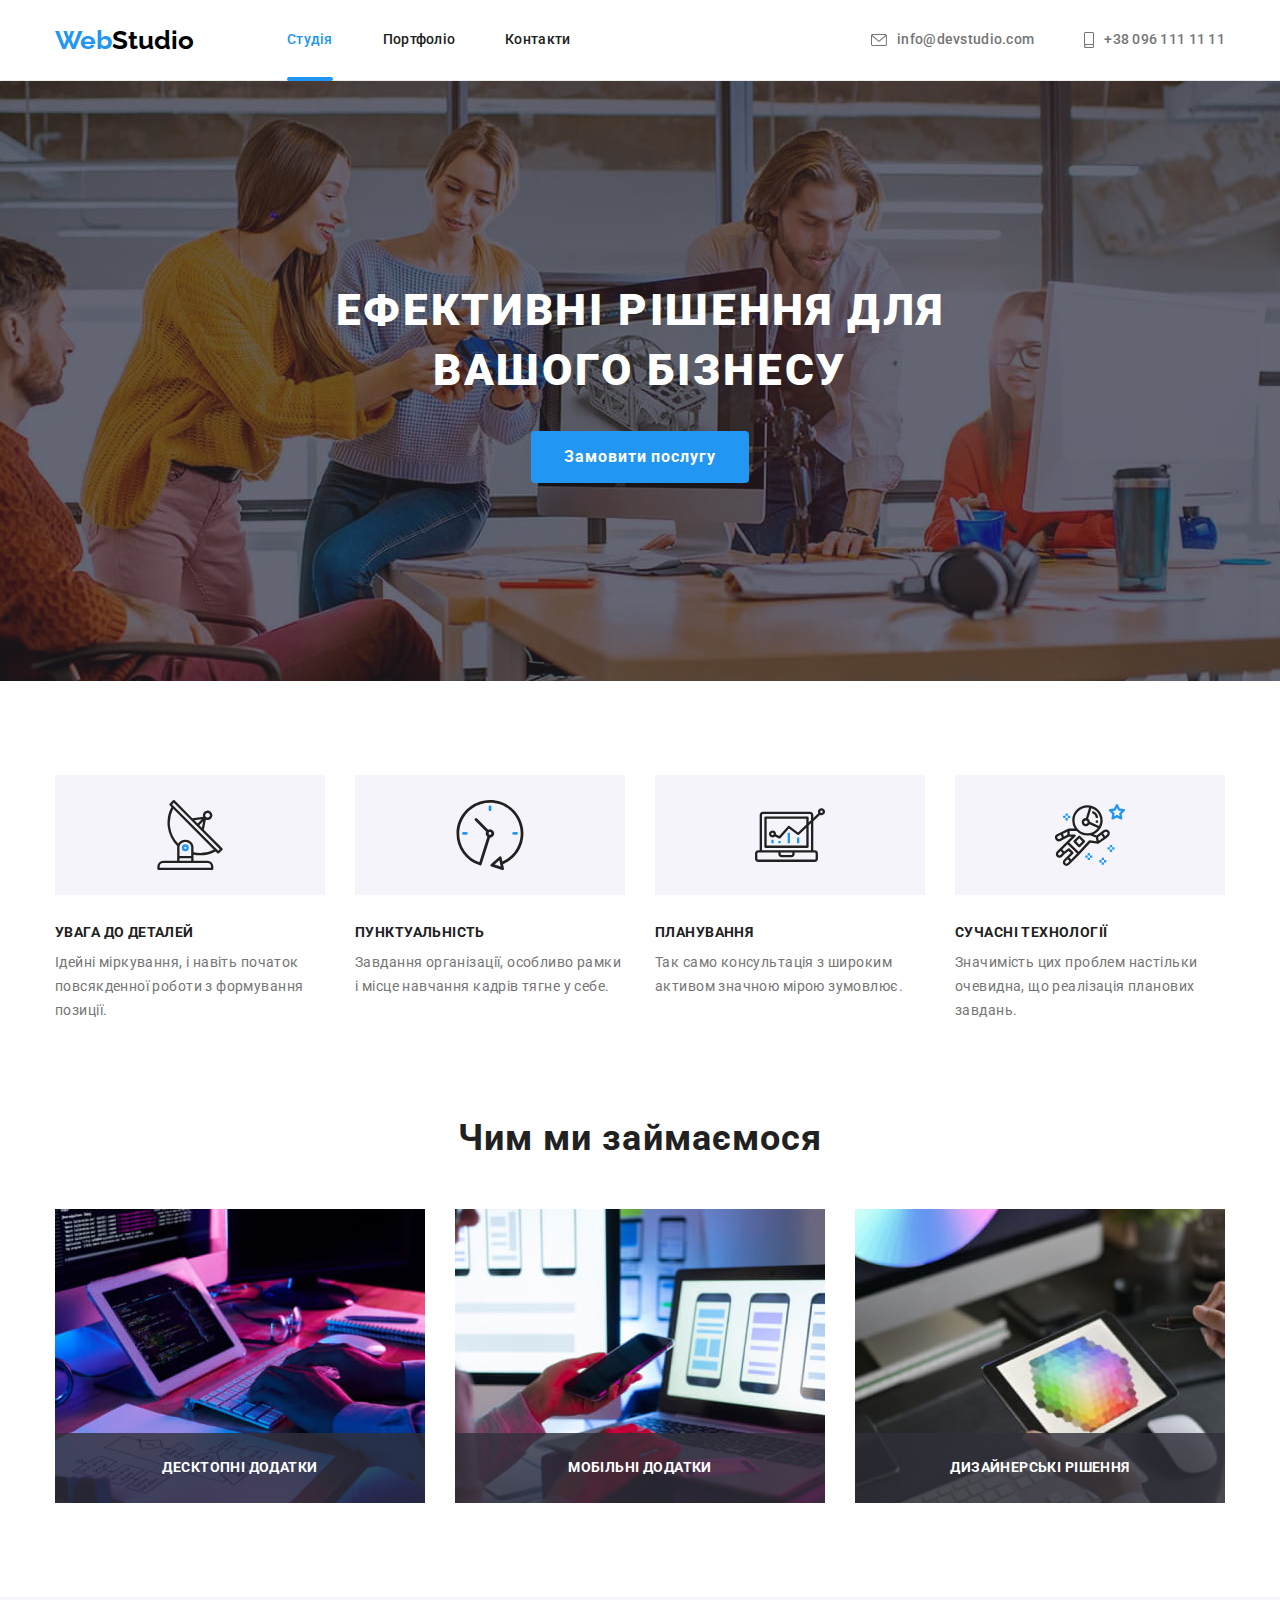
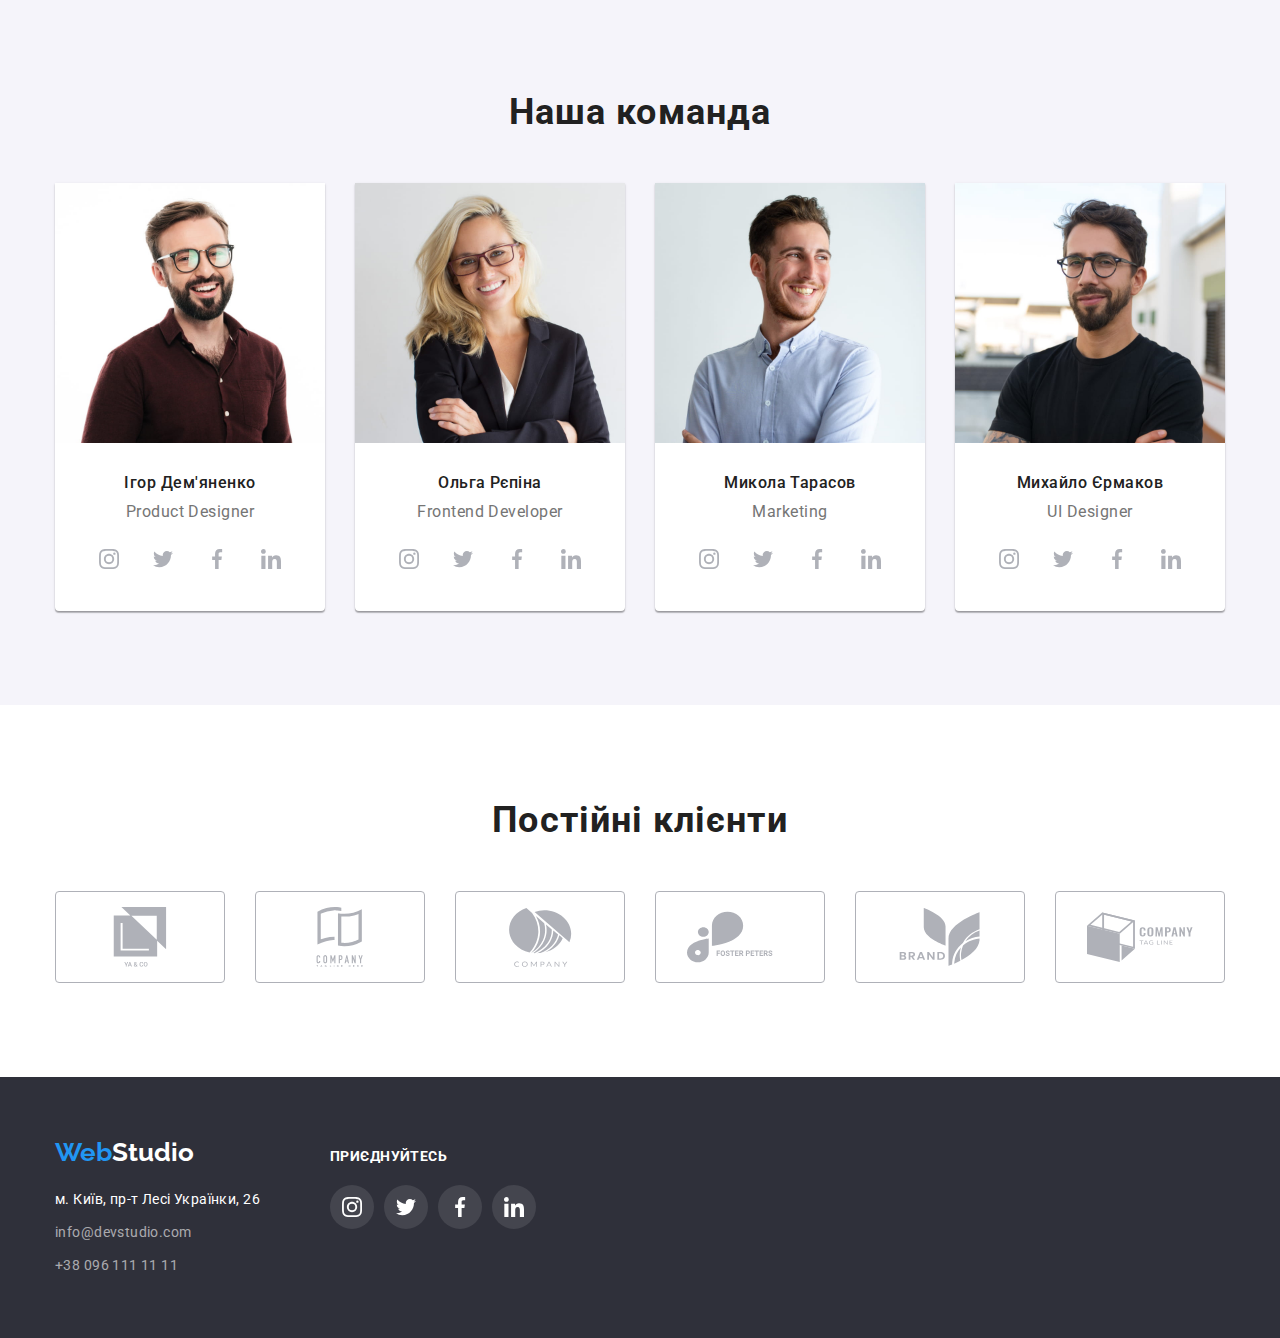
<file: index.html>
<!DOCTYPE html>
<html lang="uk">
  <head>
    <meta charset="UTF-8" />
    <meta http-equiv="X-UA-Compatible" content="IE=edge" />
    <meta name="viewport" content="width=device-width, initial-scale=1.0" />
    <title>Document</title>
    <link rel="preconnect" href="https://fonts.googleapis.com" />
    <link rel="preconnect" href="https://fonts.gstatic.com" crossorigin />
    <link
      href="https://fonts.googleapis.com/css2?family=Raleway:wght@700&family=Roboto:wght@400;500;700;900&display=swap"
      rel="stylesheet"
    />
    <link
      rel="stylesheet"
      href="https://cdnjs.cloudflare.com/ajax/libs/modern-normalize/1.1.0/modern-normalize.min.css"
    />
    <link rel="stylesheet" href="./css/styles.css" />
  </head>
  <body>
    <header class="header">
      <div class="container nav-div">
        <a class="nav-logo" href="index.html">
          <span class="nav-logo-web">Web</span><span class="nav-logo-studio">Studio</span>
        </a>
        <nav class="nav">
          <ul class="nav-list">
            <li class="nav-item"><a class="nav-link current" href="./index.html">Студія</a></li>
            <li class="nav-item"><a class="nav-link" href="./portfolio.html">Портфоліо</a></li>
            <li class="nav-item"><a class="nav-link" href="">Контакти</a></li>
          </ul>
        </nav>
        <ul class="header-list">
          <li class="header-item"
            ><a class="header-link" href="mailto:info@devstudio.com">
              <svg class="header-icon" width="16" height="12">
                <use href="./images/icons.svg#icon-envelope"></use>
              </svg>
              info@devstudio.com</a
            ></li
          >
          <li class="header-item"
            ><a class="header-link" href="tel:+380961111111">
              <svg class="header-icon" width="10" height="16">
                <use href="./images/icons.svg#icon-smartphone"></use>
              </svg>
              +38 096 111 11 11</a
            ></li
          >
        </ul>
      </div>
    </header>
    <main class="basic">
      <section class="hero">
        <div class="container hero-section">
          <h1 class="hero-title">ЕФЕКТИВНІ РІШЕННЯ ДЛЯ ВАШОГО БІЗНЕСУ</h1>
          <button class="hero-button" type="button" data-modal-open>Замовити послугу</button>
        </div>
        <div class="backdrop is-hidden" data-modal>
          <div class="modal">
            <button class="modal-btn" data-modal-close>
              <svg class="modal-icon" width="18" height="18">
                <use href="./images/icons.svg#icon-close"></use>
              </svg>
            </button>
          </div>
        </div>
      </section>
      <section class="benefits section">
        <div class="container">
          <h2 class="visually-hidden" hidden>Особливості</h2>
          <ul class="benefits-list">
            <li class="benefits-item">
              <div class="benefits-icons">
                <svg class="icon-antenna" width="70" height="70">
                  <use href="./images/icons.svg#icon-antenna"></use>
                </svg>
              </div>
              <h3 class="benefits-title">УВАГА ДО ДЕТАЛЕЙ</h3>
              <p class="benefits-desc">Ідейні міркування, і навіть початок повсякденної роботи з формування позиції.</p>
            </li>
            <li class="benefits-item">
              <div class="benefits-icons">
                <svg class="icon-antenna" width="70" height="70">
                  <use href="./images/icons.svg#icon-clock"></use>
                </svg>
              </div>
              <h3 class="benefits-title">ПУНКТУАЛЬНІСТЬ</h3>
              <p class="benefits-desc">Завдання організації, особливо рамки і місце навчання кадрів тягне у себе.</p>
            </li>
            <li class="benefits-item">
              <div class="benefits-icons">
                <svg class="icon-antenna" width="70" height="70">
                  <use href="./images/icons.svg#icon-diagram"></use>
                </svg>
              </div>
              <h3 class="benefits-title">ПЛАНУВАННЯ</h3>
              <p class="benefits-desc">Так само консультація з широким активом значною мірою зумовлює.</p>
            </li>
            <li class="benefits-item">
              <div class="benefits-icons">
                <svg class="icon-antenna" width="70" height="70">
                  <use href="./images/icons.svg#icon-astronaut"></use>
                </svg>
              </div>
              <h3 class="benefits-title">СУЧАСНІ ТЕХНОЛОГІЇ</h3>
              <p class="benefits-desc">Значимість цих проблем настільки очевидна, що реалізація планових завдань.</p>
            </li>
          </ul>
        </div>
      </section>
      <section class="directions section">
        <div class="container">
          <h2 class="directions-title">Чим ми займаємося</h2>
          <ul class="directions-list">
            <li class="directions-item">
              <img
                class="directions-picture"
                src="./images/directions/box-1.jpg"
                alt="Руки на клавіатурі ноутбука, де відображений код"
                width="370"
              />
              <div class="directions-overlay">
                <p class="directions-desc">Десктопні додатки</p>
              </div>
            </li>
            <li class="directions-item">
              <img
                class="directions-picture"
                src="./images/directions/box-2.jpg"
                alt="Руки тримають телефон на фоні відкритого ноутбука"
                width="370"
              />
              <div class="directions-overlay">
                <p class="directions-desc">Мобільні додатки</p>
              </div>
            </li>
            <li class="directions-item">
              <img
                class="directions-picture"
                src="./images/directions/box-3.jpg"
                alt="Руки тримають планшет, на якому відображена піксельна палітра кольорів"
                width="370"
              />
              <div class="directions-overlay">
                <p class="directions-desc">Дизайнерські рішення</p>
              </div>
            </li>
          </ul>
        </div>
      </section>
      <section class="team section">
        <div class="container">
          <h2 class="team-title">Наша команда</h2>
          <ul class="team-list">
            <li class="team-item">
              <img
                class="team-photo"
                src="./images/team/img-1.jpg"
                alt="Чоловік, шатен, в бордовій сорочці, в окулярах, з щетиною, посміхається"
                width="270"
              />
              <h3 class="team-name">Ігор Дем'яненко</h3>
              <p class="team-position">Product Designer</p>
              <ul class="contacts-list">
                <li class="contacts-item">
                  <a class="contacts-link" href="">
                    <svg class="contacts-icon" width="20" height="20">
                      <use href="./images/icons.svg#icon-instagram"></use>
                    </svg>
                  </a>
                </li>
                <li class="contacts-item">
                  <a class="contacts-link" href="">
                    <svg class="contacts-icon" width="20" height="20">
                      <use href="./images/icons.svg#icon-twitter"></use>
                    </svg>
                  </a>
                </li>
                <li class="contacts-item">
                  <a class="contacts-link" href="">
                    <svg class="contacts-icon" width="20" height="20">
                      <use href="./images/icons.svg#icon-facebook"></use>
                    </svg>
                  </a>
                </li>
                <li class="contacts-item">
                  <a class="contacts-link" href="">
                    <svg class="contacts-icon" width="20" height="20">
                      <use href="./images/icons.svg#icon-linkedin"></use>
                    </svg>
                  </a>
                </li>
              </ul>
            </li>
            <li class="team-item">
              <img
                class="team-photo"
                src="./images/team/img-2.jpg"
                alt="Жінка, білявка, в чорному піджаку, в прямокутних окулярах, посміхається, попереду складені руки"
                width="270"
              />
              <h3 class="team-name">Ольга Рєпіна</h3>
              <p class="team-position">Frontend Developer</p>
              <ul class="contacts-list">
                <li class="contacts-item">
                  <a class="contacts-link" href="">
                    <svg class="contacts-icon" width="20" height="20">
                      <use href="./images/icons.svg#icon-instagram"></use>
                    </svg>
                  </a>
                </li>
                <li class="contacts-item">
                  <a class="contacts-link" href="">
                    <svg class="contacts-icon" width="20" height="20">
                      <use href="./images/icons.svg#icon-twitter"></use>
                    </svg>
                  </a>
                </li>
                <li class="contacts-item">
                  <a class="contacts-link" href="">
                    <svg class="contacts-icon" width="20" height="20">
                      <use href="./images/icons.svg#icon-facebook"></use>
                    </svg>
                  </a>
                </li>
                <li class="contacts-item">
                  <a class="contacts-link" href="">
                    <svg class="contacts-icon" width="20" height="20">
                      <use href="./images/icons.svg#icon-linkedin"></use>
                    </svg>
                  </a>
                </li>
              </ul>
            </li>
            <li class="team-item">
              <img
                class="team-photo"
                src="./images/team/img-3.jpg"
                alt="Чоловік, шатен, в білій сорочці, посміхається"
                width="270"
              />
              <h3 class="team-name">Микола Тарасов</h3>
              <p class="team-position">Marketing</p>
              <ul class="contacts-list">
                <li class="contacts-item">
                  <a class="contacts-link" href="">
                    <svg class="contacts-icon" width="20" height="20">
                      <use href="./images/icons.svg#icon-instagram"></use>
                    </svg>
                  </a>
                </li>
                <li class="contacts-item">
                  <a class="contacts-link" href="">
                    <svg class="contacts-icon" width="20" height="20">
                      <use href="./images/icons.svg#icon-twitter"></use>
                    </svg>
                  </a>
                </li>
                <li class="contacts-item">
                  <a class="contacts-link" href="">
                    <svg class="contacts-icon" width="20" height="20">
                      <use href="./images/icons.svg#icon-facebook"></use>
                    </svg>
                  </a>
                </li>
                <li class="contacts-item">
                  <a class="contacts-link" href="">
                    <svg class="contacts-icon" width="20" height="20">
                      <use href="./images/icons.svg#icon-linkedin"></use>
                    </svg>
                  </a>
                </li>
              </ul>
            </li>
            <li class="team-item">
              <img
                class="team-photo"
                src="./images/team/img-4.jpg"
                alt="Чоловік, брюнет, в чорній футболці, в круглих окулярах, з щетиною, посміхається"
                width="270"
              />
              <h3 class="team-name">Михайло Єрмаков</h3>
              <p class="team-position">UI Designer</p>
              <ul class="contacts-list">
                <li class="contacts-item">
                  <a class="contacts-link" href="">
                    <svg class="contacts-icon" width="20" height="20">
                      <use href="./images/icons.svg#icon-instagram"></use>
                    </svg>
                  </a>
                </li>
                <li class="contacts-item">
                  <a class="contacts-link" href="">
                    <svg class="contacts-icon" width="20" height="20">
                      <use href="./images/icons.svg#icon-twitter"></use>
                    </svg>
                  </a>
                </li>
                <li class="contacts-item">
                  <a class="contacts-link" href="">
                    <svg class="contacts-icon" width="20" height="20">
                      <use href="./images/icons.svg#icon-facebook"></use>
                    </svg>
                  </a>
                </li>
                <li class="contacts-item">
                  <a class="contacts-link" href="">
                    <svg class="contacts-icon" width="20" height="20">
                      <use href="./images/icons.svg#icon-linkedin"></use>
                    </svg>
                  </a>
                </li>
              </ul>
            </li>
          </ul>
        </div>
      </section>
      <section class="clients section">
        <div class="container">
          <h2 class="clients-title">Постійні клієнти</h2>
          <ul class="clients-list">
            <li class="clients-item">
              <a href="" class="clients-link">
                <svg class="clients-icon" width="106" height="60">
                  <use href="./images/icons.svg#icon-logo-1"></use>
                </svg>
              </a>
            </li>
            <li class="clients-item">
              <a href="" class="clients-link">
                <svg class="clients-icon" width="106" height="60">
                  <use href="./images/icons.svg#icon-logo-2"></use>
                </svg>
              </a>
            </li>
            <li class="clients-item">
              <a href="" class="clients-link">
                <svg class="clients-icon" width="106" height="60">
                  <use href="./images/icons.svg#icon-logo-3"></use>
                </svg>
              </a>
            </li>
            <li class="clients-item">
              <a href="" class="clients-link">
                <svg class="clients-icon" width="106" height="60">
                  <use href="./images/icons.svg#icon-logo-4"></use>
                </svg>
              </a>
            </li>
            <li class="clients-item">
              <a href="" class="clients-link">
                <svg class="clients-icon" width="106" height="60">
                  <use href="./images/icons.svg#icon-logo-5"></use>
                </svg>
              </a>
            </li>
            <li class="clients-item">
              <a href="" class="clients-link">
                <svg class="clients-icon" width="106" height="60">
                  <use href="./images/icons.svg#icon-logo-6"></use>
                </svg>
              </a>
            </li>
          </ul>
        </div>
      </section>
    </main>
    <footer class="footer">
      <div class="container footer-section">
        <div class="logo-address">
          <a class="footer-logo" href="./index.html">
            <span class="footer-logo-web">Web</span><span class="footer-logo-studio">Studio</span>
          </a>
          <address class="footer-address">
            <ul class="footer-list">
              <li class="footer-item"
                ><a
                  class="footer-map"
                  href="https://goo.gl/maps/TarVZyKuyQyytog28"
                  target="_blank"
                  rel="noopener noreferrer"
                  >м. Київ, пр-т Лесі Українки, 26</a
                ></li
              >
              <li class="footer-item"
                ><a class="footer-link" href="mailto:info@devstudio.com">info@devstudio.com</a></li
              >
              <li class="footer-item"><a class="footer-link" href="tel:+380961111111">+38 096 111 11 11</a></li>
            </ul>
          </address>
        </div>
        <div class="social">
          <p class="social-title">приєднуйтесь</p>
          <ul class="social-list">
            <li class="social-item">
              <a href="" class="social-link">
                <svg class="social-icon" width="20" height="20">
                  <use href="./images/icons.svg#icon-instagram"></use>
                </svg>
              </a>
            </li>
            <li class="social-item">
              <a href="" class="social-link">
                <svg class="social-icon" width="20" height="20">
                  <use href="./images/icons.svg#icon-twitter"></use>
                </svg>
              </a>
            </li>
            <li class="social-item">
              <a href="" class="social-link">
                <svg class="social-icon" width="20" height="20">
                  <use href="./images/icons.svg#icon-facebook"></use>
                </svg>
              </a>
            </li>
            <li class="social-item">
              <a href="" class="social-link">
                <svg class="social-icon" width="20" height="20">
                  <use href="./images/icons.svg#icon-linkedin"></use>
                </svg>
              </a>
            </li>
          </ul>
        </div>
      </div>
    </footer>
    <script src="./js/modal.js"></script>
  </body>
</html>
</file>
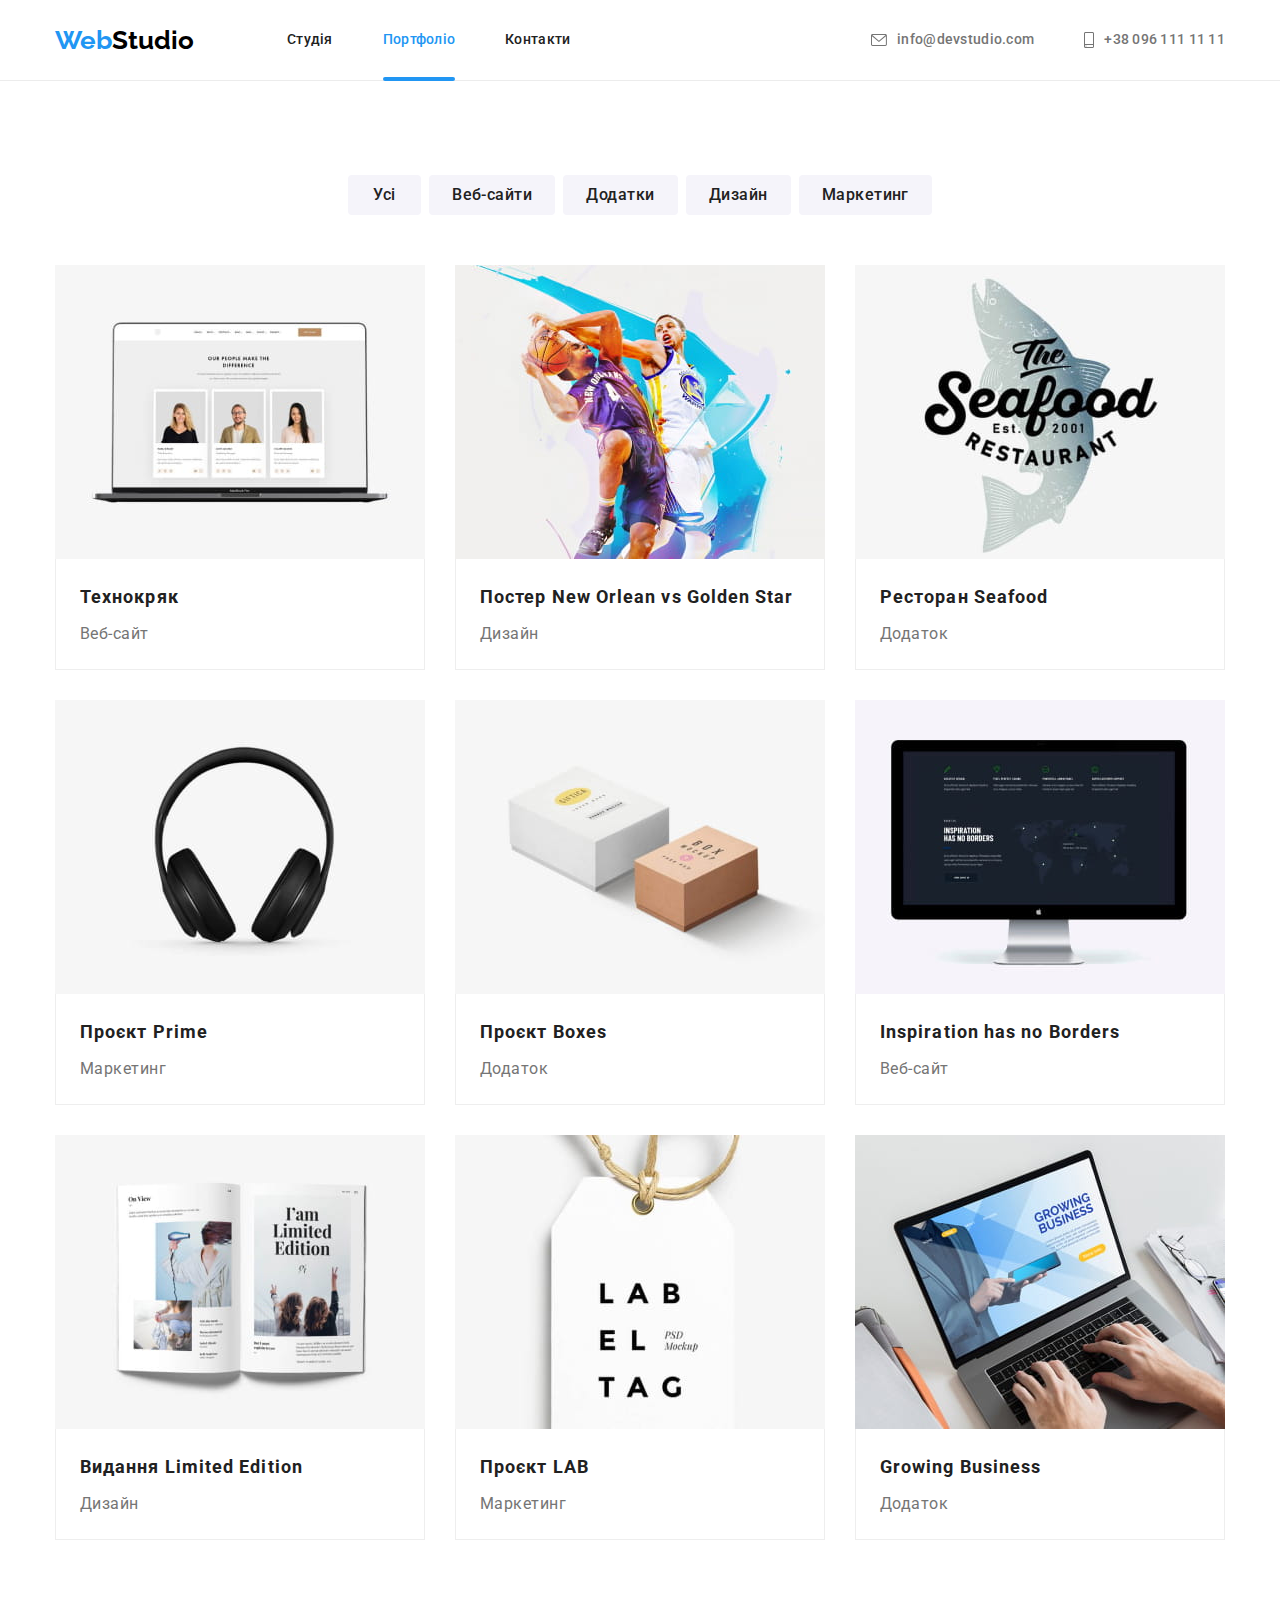
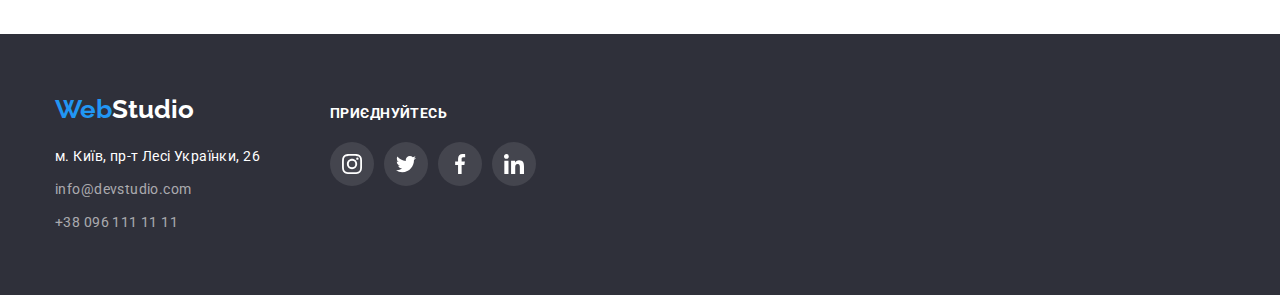
<file: portfolio.html>
<!DOCTYPE html>
<html lang="uk">
  <head>
    <meta charset="UTF-8" />
    <meta http-equiv="X-UA-Compatible" content="IE=edge" />
    <meta name="viewport" content="width=device-width, initial-scale=1.0" />
    <title>Document</title>
    <link rel="preconnect" href="https://fonts.googleapis.com" />
    <link rel="preconnect" href="https://fonts.gstatic.com" crossorigin />
    <link
      href="https://fonts.googleapis.com/css2?family=Raleway:wght@700&family=Roboto:wght@400;500;700;900&display=swap"
      rel="stylesheet"
    />
    <link
      rel="stylesheet"
      href="https://cdnjs.cloudflare.com/ajax/libs/modern-normalize/1.1.0/modern-normalize.min.css"
    />
    <link rel="stylesheet" href="./css/styles.css" />
  </head>
  <body>
    <header class="header">
      <div class="container nav-div">
        <a class="nav-logo" href="index.html">
          <span class="nav-logo-web">Web</span><span class="nav-logo-studio">Studio</span>
        </a>
        <nav class="nav">
          <ul class="nav-list">
            <li class="nav-item"><a class="nav-link" href="./index.html">Студія</a></li>
            <li class="nav-item"><a class="nav-link current" href="./portfolio.html">Портфоліо</a></li>
            <li class="nav-item"><a class="nav-link" href="">Контакти</a></li>
          </ul>
        </nav>
        <ul class="header-list">
          <li class="header-item"
            ><a class="header-link" href="mailto:info@devstudio.com">
              <svg class="header-icon" width="16" height="12">
                <use href="./images/icons.svg#icon-envelope"></use>
              </svg>
              info@devstudio.com</a
            ></li
          >
          <li class="header-item"
            ><a class="header-link" href="tel:+380961111111">
              <svg class="header-icon" width="10" height="16">
                <use href="./images/icons.svg#icon-smartphone"></use>
              </svg>
              +38 096 111 11 11</a
            ></li
          >
        </ul>
      </div>
    </header>
    <main>
      <section class="portfolio section">
        <div class="container">
          <h1 class="visually-hidden" hidden>Портфоліо</h1>
          <ul class="portfolio-group-list">
            <li class="portfolio-group-item"><button class="portfolio-group-button" type="button">Усі</button></li>
            <li class="portfolio-group-item"
              ><button class="portfolio-group-button" type="button">Веб-сайти</button></li
            >
            <li class="portfolio-group-item"><button class="portfolio-group-button" type="button">Додатки</button></li>
            <li class="portfolio-group-item"><button class="portfolio-group-button" type="button">Дизайн</button></li>
            <li class="portfolio-group-item"
              ><button class="portfolio-group-button" type="button">Маркетинг</button></li
            >
          </ul>
          <ul class="portfolio-list">
            <li class="portfolio-item">
              <a class="portfolio-link" href="">
                <div class="portfolio-thumb">
                  <img
                    class="portfolio-picture"
                    src="./images/portfolio/img-1.jpg"
                    alt="Відкритий ноутбук з відкритою сторінкою сайту"
                    width="370"
                  />
                  <div class="portfolio-overlay">
                    <p class="portfolio-text"
                      >Ресурс пропонує комплексні пропозиції з різним рівнем функціоналу та сервісів. Все це дозволить
                      відвідувачу отримати вичерпні відомості про компанію чи приватну особу.</p
                    >
                  </div>
                </div>
                <div class="portfolio-card">
                  <h2 class="portfolio-title">Технокряк</h2>
                  <p class="portfolio-desc">Веб-сайт</p>
                </div>
              </a>
            </li>
            <li class="portfolio-item">
              <a class="portfolio-link" href="">
                <div class="portfolio-thumb">
                  <img
                    class="portfolio-picture"
                    src="./images/portfolio/img-2.jpg"
                    alt="Два баскетболіста борються за м'яч"
                    width="370"
                  />
                  <div class="portfolio-overlay">
                    <p class="portfolio-text"
                      >Ресурс пропонує комплексні пропозиції з різним рівнем функціоналу та сервісів. Все це дозволить
                      відвідувачу отримати вичерпні відомості про компанію чи приватну особу.</p
                    >
                  </div>
                </div>
                <div class="portfolio-card">
                  <h2 class="portfolio-title">Постер New Orlean vs Golden Star</h2>
                  <p class="portfolio-desc">Дизайн</p>
                </div>
              </a>
            </li>
            <li class="portfolio-item">
              <a class="portfolio-link" href="">
                <div class="portfolio-thumb">
                  <img
                    class="portfolio-picture"
                    src="./images/portfolio/img-3.jpg"
                    alt="Намальована сіра риба, поверх неї написана назва ресторану"
                    width="370"
                  />
                  <div class="portfolio-overlay">
                    <p class="portfolio-text"
                      >Ресурс пропонує комплексні пропозиції з різним рівнем функціоналу та сервісів. Все це дозволить
                      відвідувачу отримати вичерпні відомості про компанію чи приватну особу.</p
                    >
                  </div>
                </div>
                <div class="portfolio-card">
                  <h2 class="portfolio-title">Ресторан Seafood</h2>
                  <p class="portfolio-desc">Додаток</p>
                </div>
              </a>
            </li>
            <li class="portfolio-item">
              <a class="portfolio-link" href="">
                <div class="portfolio-thumb">
                  <img class="portfolio-picture" src="./images/portfolio/img-4.jpg" alt="Чорні навушники" width="370" />
                  <div class="portfolio-overlay">
                    <p class="portfolio-text"
                      >Ресурс пропонує комплексні пропозиції з різним рівнем функціоналу та сервісів. Все це дозволить
                      відвідувачу отримати вичерпні відомості про компанію чи приватну особу.</p
                    >
                  </div>
                </div>
                <div class="portfolio-card">
                  <h2 class="portfolio-title">Проєкт Prime</h2>
                  <p class="portfolio-desc">Маркетинг</p>
                </div>
              </a>
            </li>
            <li class="portfolio-item">
              <a class="portfolio-link" href="">
                <div class="portfolio-thumb">
                  <img
                    class="portfolio-picture"
                    src="./images/portfolio/img-5.jpg"
                    alt="Дві коробки, біла і коричнева"
                    width="370"
                  />
                  <div class="portfolio-overlay">
                    <p class="portfolio-text"
                      >Ресурс пропонує комплексні пропозиції з різним рівнем функціоналу та сервісів. Все це дозволить
                      відвідувачу отримати вичерпні відомості про компанію чи приватну особу.</p
                    >
                  </div>
                </div>
                <div class="portfolio-card">
                  <h2 class="portfolio-title">Проєкт Boxes</h2>
                  <p class="portfolio-desc">Додаток</p>
                </div>
              </a>
            </li>
            <li class="portfolio-item">
              <a class="portfolio-link" href="">
                <div class="portfolio-thumb">
                  <img
                    class="portfolio-picture"
                    src="./images/portfolio/img-6.jpg"
                    alt="Увімкнений монітор з відкритим сайтом"
                    width="370"
                  />
                  <div class="portfolio-overlay">
                    <p class="portfolio-text"
                      >Ресурс пропонує комплексні пропозиції з різним рівнем функціоналу та сервісів. Все це дозволить
                      відвідувачу отримати вичерпні відомості про компанію чи приватну особу.</p
                    >
                  </div>
                </div>
                <div class="portfolio-card">
                  <h2 class="portfolio-title">Inspiration has no Borders</h2>
                  <p class="portfolio-desc">Веб-сайт</p>
                </div>
              </a>
            </li>
            <li class="portfolio-item">
              <a class="portfolio-link" href="">
                <div class="portfolio-thumb">
                  <img
                    class="portfolio-picture"
                    src="./images/portfolio/img-7.jpg"
                    alt="Розгорнутий журнал"
                    width="370"
                  />
                  <div class="portfolio-overlay">
                    <p class="portfolio-text"
                      >Ресурс пропонує комплексні пропозиції з різним рівнем функціоналу та сервісів. Все це дозволить
                      відвідувачу отримати вичерпні відомості про компанію чи приватну особу.</p
                    >
                  </div>
                </div>
                <div class="portfolio-card">
                  <h2 class="portfolio-title">Видання Limited Edition</h2>
                  <p class="portfolio-desc">Дизайн</p>
                </div>
              </a>
            </li>
            <li class="portfolio-item">
              <a class="portfolio-link" href="">
                <div class="portfolio-thumb">
                  <img
                    class="portfolio-picture"
                    src="./images/portfolio/img-8.jpg"
                    alt="Біла етикетка з написом"
                    width="370"
                  />
                  <div class="portfolio-overlay">
                    <p class="portfolio-text"
                      >Ресурс пропонує комплексні пропозиції з різним рівнем функціоналу та сервісів. Все це дозволить
                      відвідувачу отримати вичерпні відомості про компанію чи приватну особу.</p
                    >
                  </div>
                </div>
                <div class="portfolio-card">
                  <h2 class="portfolio-title">Проєкт LAB</h2>
                  <p class="portfolio-desc">Маркетинг</p>
                </div>
              </a>
            </li>
            <li class="portfolio-item">
              <a class="portfolio-link" href="">
                <div class="portfolio-thumb">
                  <img
                    class="portfolio-picture"
                    src="./images/portfolio/img-9.jpg"
                    alt="Відкритий ноутбук з відкритим сайтом, руки лежать на клавіатурі"
                    width="370"
                  />
                  <div class="portfolio-overlay">
                    <p class="portfolio-text"
                      >Ресурс пропонує комплексні пропозиції з різним рівнем функціоналу та сервісів. Все це дозволить
                      відвідувачу отримати вичерпні відомості про компанію чи приватну особу.</p
                    >
                  </div>
                </div>
                <div class="portfolio-card">
                  <h2 class="portfolio-title">Growing Business</h2>
                  <p class="portfolio-desc">Додаток</p>
                </div>
              </a>
            </li>
          </ul>
        </div>
      </section>
    </main>
    <footer class="footer">
      <div class="container footer-section">
        <div class="logo-address">
          <a class="footer-logo" href="./index.html">
            <span class="footer-logo-web">Web</span><span class="footer-logo-studio">Studio</span>
          </a>
          <address class="footer-address">
            <ul class="footer-list">
              <li class="footer-item"
                ><a
                  class="footer-map"
                  href="https://goo.gl/maps/TarVZyKuyQyytog28"
                  target="_blank"
                  rel="noopener noreferrer"
                  >м. Київ, пр-т Лесі Українки, 26</a
                ></li
              >
              <li class="footer-item"
                ><a class="footer-link" href="mailto:info@devstudio.com">info@devstudio.com</a></li
              >
              <li class="footer-item"><a class="footer-link" href="tel:+380961111111">+38 096 111 11 11</a></li>
            </ul>
          </address>
        </div>
        <div class="social">
          <p class="social-title">приєднуйтесь</p>
          <ul class="social-list">
            <li class="social-item">
              <a href="" class="social-link">
                <svg class="social-icon" width="20" height="20">
                  <use href="./images/icons.svg#icon-instagram"></use>
                </svg>
              </a>
            </li>
            <li class="social-item">
              <a href="" class="social-link">
                <svg class="social-icon" width="20" height="20">
                  <use href="./images/icons.svg#icon-twitter"></use>
                </svg>
              </a>
            </li>
            <li class="social-item">
              <a href="" class="social-link">
                <svg class="social-icon" width="20" height="20">
                  <use href="./images/icons.svg#icon-facebook"></use>
                </svg>
              </a>
            </li>
            <li class="social-item">
              <a href="" class="social-link">
                <svg class="social-icon" width="20" height="20">
                  <use href="./images/icons.svg#icon-linkedin"></use>
                </svg>
              </a>
            </li>
          </ul>
        </div>
      </div>
    </footer>
    <script src="./js/modal.js"></script>
  </body>
</html>
</file>
<file: css/styles.css>
html {
    box-sizing: border-box;
}

*,
*::before,
*::after {
    box-sizing: inherit;
}

:root {
    --basic-text-color: #212121;
    --secondary-text-color: #757575;
    --accent-color: #2196F3;
    --primary-white-color: #FFFFFF;
    --background-color: #F5F5F5;
    --hero-background-color: #C4C4C4;
    --team-background-color: #F5F4FA;
    --footer-background-color: #2F303A;
    --contacts-color: #AFB1B8;
    --animation: 250ms cubic-bezier(0.4, 0, 0.2, 1);
}

body {
    color: var(--basic-text-color);
    font-family: Roboto, sans-serif;
}

ul {
    list-style: none;
    margin: 0;
    padding: 0;
}

a {
    text-decoration: none;
    display: block;
}

h1, h2, h3, p {
    margin: 0;
    padding: 0;
}

.container {
    width: 1200px;
    padding-left: 15px;
    padding-right: 15px;
    margin: 0 auto;
}

.header {
    border-bottom: 1px solid #ECECEC;
}

.nav-logo-web,
.footer-logo-web {
    color: var(--accent-color);
}

.nav-logo-studio {
    color: #000000;
}

.nav-logo,
.footer-logo {
    font-family: 'Raleway';
    font-weight: 700;
    font-size: 26px;
    line-height: 1.19;
}

.nav-list,
.header-list {
    font-weight: 500;
    font-size: 14px;
    line-height: 1.14;
    letter-spacing: 0.02em;
}

.nav-div {
    display: flex;
    align-items: center;
}

.nav-list {
    display: flex;
    margin-left: 93px;
}

.nav-item + .nav-item {
    margin-left: 50px;
}

.nav-link {
    position: relative;
    color: var(--basic-text-color);
    padding-top: 32px;
    padding-bottom: 32px;
    transition: color var(--animation);
}

.nav-link:hover,
.nav-link:focus {
    color: var(--accent-color);
}

.nav-link.current {
    color: var(--accent-color);
}

.nav-link.current::after {
    content: '';
    position: absolute;
    bottom: -1px;
    left: 0;
    display: inline-block;
    width: 100%;
    height: 4px;
    background-color: var(--accent-color);
    border-radius: 2px;
}

.header-list {
    display: flex;
    margin-left: auto;
}

.header-item + .header-item {
    margin-left: 50px;
}

.header-link {
    color: var(--secondary-text-color);
    padding-top: 32px;
    padding-bottom: 32px;
    display: flex;
    align-items: center;
    justify-content: center;
    gap: 10px;
    transition: color var(--animation);
}

.header-link:hover,
.header-link:focus {
    color: var(--accent-color);
}

.header-icon {
    fill: currentColor;
}

.hero {
    background-color: var(--hero-background-color);
    padding-top: 200px;
    padding-bottom: 200px;
    max-width: 1600px;
    height: 600px;
    margin-right: auto;
    margin-left: auto;
    background-image: linear-gradient(
        to right,
        rgba(47, 48, 58, 0.4),
        rgba(47, 48, 58, 0.4)),
        url(../images/hero-img.jpg);
    background-repeat: no-repeat;
    background-size: cover;
    background-position: center;
}

.hero-section {
    text-align: center;
}

.hero-title {
    color: var(--primary-white-color);
    font-weight: 900;
    font-size: 44px;
    line-height: 1.36;
    letter-spacing: 0.06em;
    text-transform: uppercase;
    margin-bottom: 30px;
    margin-left: auto;
    margin-right: auto;
    width: 696px;
}

.hero-button {
    background-color: var(--accent-color);
    color: var(--primary-white-color);
    font-family: Roboto, sans-serif;
    font-weight: 700;
    font-size: 16px;
    line-height: 1.88;
    display: inline-block;
    align-items: center;
    text-align: center;
    letter-spacing: 0.06em;
    cursor: pointer;
    min-width: 216px;
    padding: 10px 32px;
    border-radius: 4px;
    border: 1px solid transparent;
    
}

.backdrop {
    position: fixed;
    top: 0;
    left: 0;
    width: 100%;
    height: 100%;
    background: rgba(0, 0, 0, 0.2);
    z-index: 1000;
    transition: opacity var(--animation), visibility var(--animation), scale var(--animation);
}

.backdrop.is-hidden {
    opacity: 0;
    pointer-events: none;
    visibility: hidden;
    scale: 0;
}

.modal {
    position: absolute;
    top: 50%;
    left: 50%;
    transform: translate(-50%, -50%);
    min-width: 528px;
    min-height: 581px;
    background: var(--primary-white-color);
    box-shadow: 0px 1px 3px rgba(0, 0, 0, 0.12), 0px 1px 1px rgba(0, 0, 0, 0.14), 0px 2px 1px rgba(0, 0, 0, 0.2);
    border-radius: 4px;
}

.modal-btn {
    position: absolute;
    top: 8px;
    right: 8px;
    width: 30px;
    height: 30px;
    padding: 0;
    display: flex;
    align-items: center;
    justify-content: center;
    border-radius: 50%;
    border: 1px solid rgba(0, 0, 0, 0.1);
    background-color: var(--primary-white-color);
    cursor: pointer;
}

.section {
    padding-top: 94px;
    padding-bottom: 94px;
}

.directions.section {
    padding-top: 0;
}

.directions-item {
    position: relative;
}

.directions-overlay {
    position: absolute;
    bottom: 0;
    left: 0;
    width: 100%;
    height: 70px;
    display: flex;
    align-items: center;
    justify-content: center;
    background-color: rgba(47, 48, 58, 0.8);;
}

.directions-desc {
    text-align: center;
    color: var(--primary-white-color);
}

.directions-title,
.team-title {
    margin-bottom: 50px;
}

h3 {
    margin-bottom: 10px;
}

img {
    display: block;
    max-width: 100%;
    height: auto;
}

.visually-hidden {
    position: absolute;
    width: 1px;
    height: 1px;
    margin: -1px;
    border: 0;
    padding: 0;
    white-space: nowrap;
    clip-path: inset(100%);
    clip: rect(0 0 0 0);
    overflow: hidden;
}

.benefits-list,
.directions-list,
.team-list,
.clients-list,
.social-list {
    display: flex;
}

.benefits-item {
    width: 270px;
    margin-right: 30px;
}

.benefits-icons {
    display: flex;
    justify-content: center;
    align-items: center;
    height: 120px;
    margin-bottom: 30px;
    background-color: var(--team-background-color);
}

.benefits-item:last-child,
.directions-item:last-child {
    margin-right: 0;
}

.directions-item {
    margin-right: 30px;
}

.benefits-title,
.social-title,
.directions-desc {
    font-weight: 700;
    font-size: 14px;
    line-height: 1.14;
    letter-spacing: 0.03em;
    text-transform: uppercase;
}

.benefits-desc,
.team-position {
    color: var(--secondary-text-color);
}

.benefits-desc {
    font-size: 14px;
    line-height: 1.71;
    letter-spacing: 0.03em;
}

.team {
    background-color: var(--team-background-color);
}

.directions-title,
.team-title,
.clients-title {
    font-weight: 700;
    font-size: 36px;
    line-height: 1.17;
    text-align: center;
    letter-spacing: 0.03em;
}

.team-item {
    background-color: var(--primary-white-color);
    box-shadow: 0px 1px 3px rgba(0, 0, 0, 0.12), 0px 1px 1px rgba(0, 0, 0, 0.14), 0px 2px 1px rgba(0, 0, 0, 0.2);
    border-radius: 0px 0px 4px 4px;
    margin-right: 30px;
}

.team-item:last-child {
    margin-right: 0;
}

.team-photo {
    margin-bottom: 30px;
}

.team-name {
    font-weight: 500;
    font-size: 16px;
    line-height: 1.19;
    text-align: center;
    letter-spacing: 0.03em;
}

.team-position {
    font-size: 16px;
    line-height: 1.19;
    text-align: center;
    letter-spacing: 0.03em;
    margin-bottom: 16px;
}

.contacts-list {
    display: flex;
    justify-content: center;
    gap: 10px;
    margin-bottom: 30px;
}

.contacts-link {
    display: flex;
    width: 44px;
    height: 44px;
    justify-content: center;
    align-items: center;
    border-radius: 50%;
    background-color: var(--primary-white-color);
    transition: background-color var(--animation);
}

.contacts-link:hover,
.contacts-link:focus {
    background-color: var(--accent-color);
}

.contacts-icon {
    fill: var(--contacts-color);
    transition: fill var(--animation);
}

.contacts-link:hover .contacts-icon,
.contacts-link:focus .contacts-icon {
    fill: var(--primary-white-color);
}

.clients-title {
    margin-bottom: 50px;
}

.clients-list {
    justify-content: center;
    gap: 30px;
}

.clients-link {
    display: flex;
    width: 170px;
    height: 92px;
    justify-content: center;
    align-items: center;
    border: 1px solid var(--contacts-color);
    border-radius: 4px;
    transition: border var(--animation);
}

.clients-link:hover,
.clients-link:focus {
    border: 1px solid var(--accent-color);
}

.clients-icon {
    fill: var(--contacts-color);
    transition: fill var(--animation);
}

.clients-link:hover .clients-icon,
.clients-link:focus .clients-icon {
    fill: var(--accent-color);
}

.footer {
    background-color: var(--footer-background-color);
    padding-top: 60px;
    padding-bottom: 60px;
}

.footer-section {
    display: flex;
    align-items: baseline;
}

.footer-logo {
    margin-bottom: 20px;
}

.footer-address {
    font-style: normal;
}

.footer-item {
    margin-bottom: 9px;
}

.footer-item:last-child {
    margin-bottom: 0;
}

.footer-map,
.footer-logo-studio {
    color: var(--primary-white-color);
}

.footer-map {
    font-size: 14px;
    line-height: 1.71;
    letter-spacing: 0.03em;
}

.footer-link {
    font-size: 14px;
    line-height: 1.71;
    letter-spacing: 0.03em;
    color: rgba(255, 255, 255, 0.6);
}

.social {
    margin-left: 70px;
}

.social-title {
    margin-bottom: 20px;
    color: var(--primary-white-color);
}

.social-list {
    gap: 10px;
}

.social-link {
    display: flex;
    width: 44px;
    height: 44px;
    justify-content: center;
    align-items: center;
    border-radius: 50%;
    background-color: rgba(255, 255, 255, 0.1);
    transition: background-color var(--animation);
}

.social-link:hover,
.social-link:focus {
    background-color: var(--accent-color);

}

.social-icon {
    fill: var(--primary-white-color);
}

.portfolio-group-list {
    display: flex;
    justify-content: center;
    margin-bottom: 50px;
}

.portfolio-group-item {
    margin-right: 8px;
}

.portfolio-group-item:last-child {
    margin-right: 0;
}

.portfolio-list {
    display: flex;
    flex-wrap: wrap;
}

.portfolio-item {
    width: 370px;
    margin-right: 30px;
    margin-bottom: 30px;
}

.portfolio-item:nth-child(3n) {
    margin-right: 0;
}

.portfolio-item:nth-last-child(-n+3) {
    margin-bottom: 0;
}

.portfolio-group-button {
    color: var(--basic-text-color);
    background-color: var(--team-background-color);
    font-family: Roboto, sans-serif;
    font-weight: 500;
    font-size: 16px;
    line-height: 1.62;
    text-align: center;
    letter-spacing: 0.03em;
    cursor: pointer;
    display: inline-block;
    border-radius: 4px;
    border: 1px solid transparent;
    padding: 6px 22px;
    min-width: 73px;
    box-shadow: none;
    transition: background-color var(--animation), color var(--animation), box-shadow var(--animation);
}

.portfolio-group-button:hover,
.portfolio-group-button:focus {
    background-color: var(--accent-color);
    color: var(--primary-white-color);
    box-shadow: 0px 3px 1px rgba(0, 0, 0, 0.1), 0px 1px 2px rgba(0, 0, 0, 0.08), 0px 2px 2px rgba(0, 0, 0, 0.12);
}

.portfolio-link {
    box-shadow: none;
    transition: box-shadow var(--animation);
}

.portfolio-link:hover,
.portfolio-link:focus {
    box-shadow: 0px 1px 1px rgba(0, 0, 0, 0.12), 0px 4px 4px rgba(0, 0, 0, 0.06), 1px 4px 6px rgba(0, 0, 0, 0.16);
}

.portfolio-thumb {
    position: relative;
    overflow: hidden;
}

.portfolio-overlay {
    position: absolute;
    top: 0;
    left: 0;
    width: 100%;
    height: 100%;
    padding: 63px 24px;
    display: flex;
    align-items: center;
    justify-content: center;
    background-color: rgba(33, 150, 243, 0.9);
    opacity: 0;
    transform: translateY(100%);
    transition: transform var(--animation), opacity var(--animation);
}

.portfolio-link:hover .portfolio-overlay{
    opacity: 1;
    transform: translateY(0);
}

.portfolio-text {
    font-size: 18px;
    line-height: 1.56;
    letter-spacing: 0.03em;
    color: var(--primary-white-color);
}

.portfolio-card {
    padding: 20px 24px;
    border-right: 1px solid #EEEEEE;
    border-bottom: 1px solid #EEEEEE;
    border-left: 1px solid #EEEEEE;
}

.portfolio-title {
    color: var(--basic-text-color);
    font-weight: 700;
    font-size: 18px;
    line-height: 2;
    letter-spacing: 0.06em;
    margin-bottom: 4px;
}

.portfolio-desc {
    color: var(--secondary-text-color);
    font-size: 16px;
    line-height: 1.88;
    letter-spacing: 0.03em;
}
</file>
